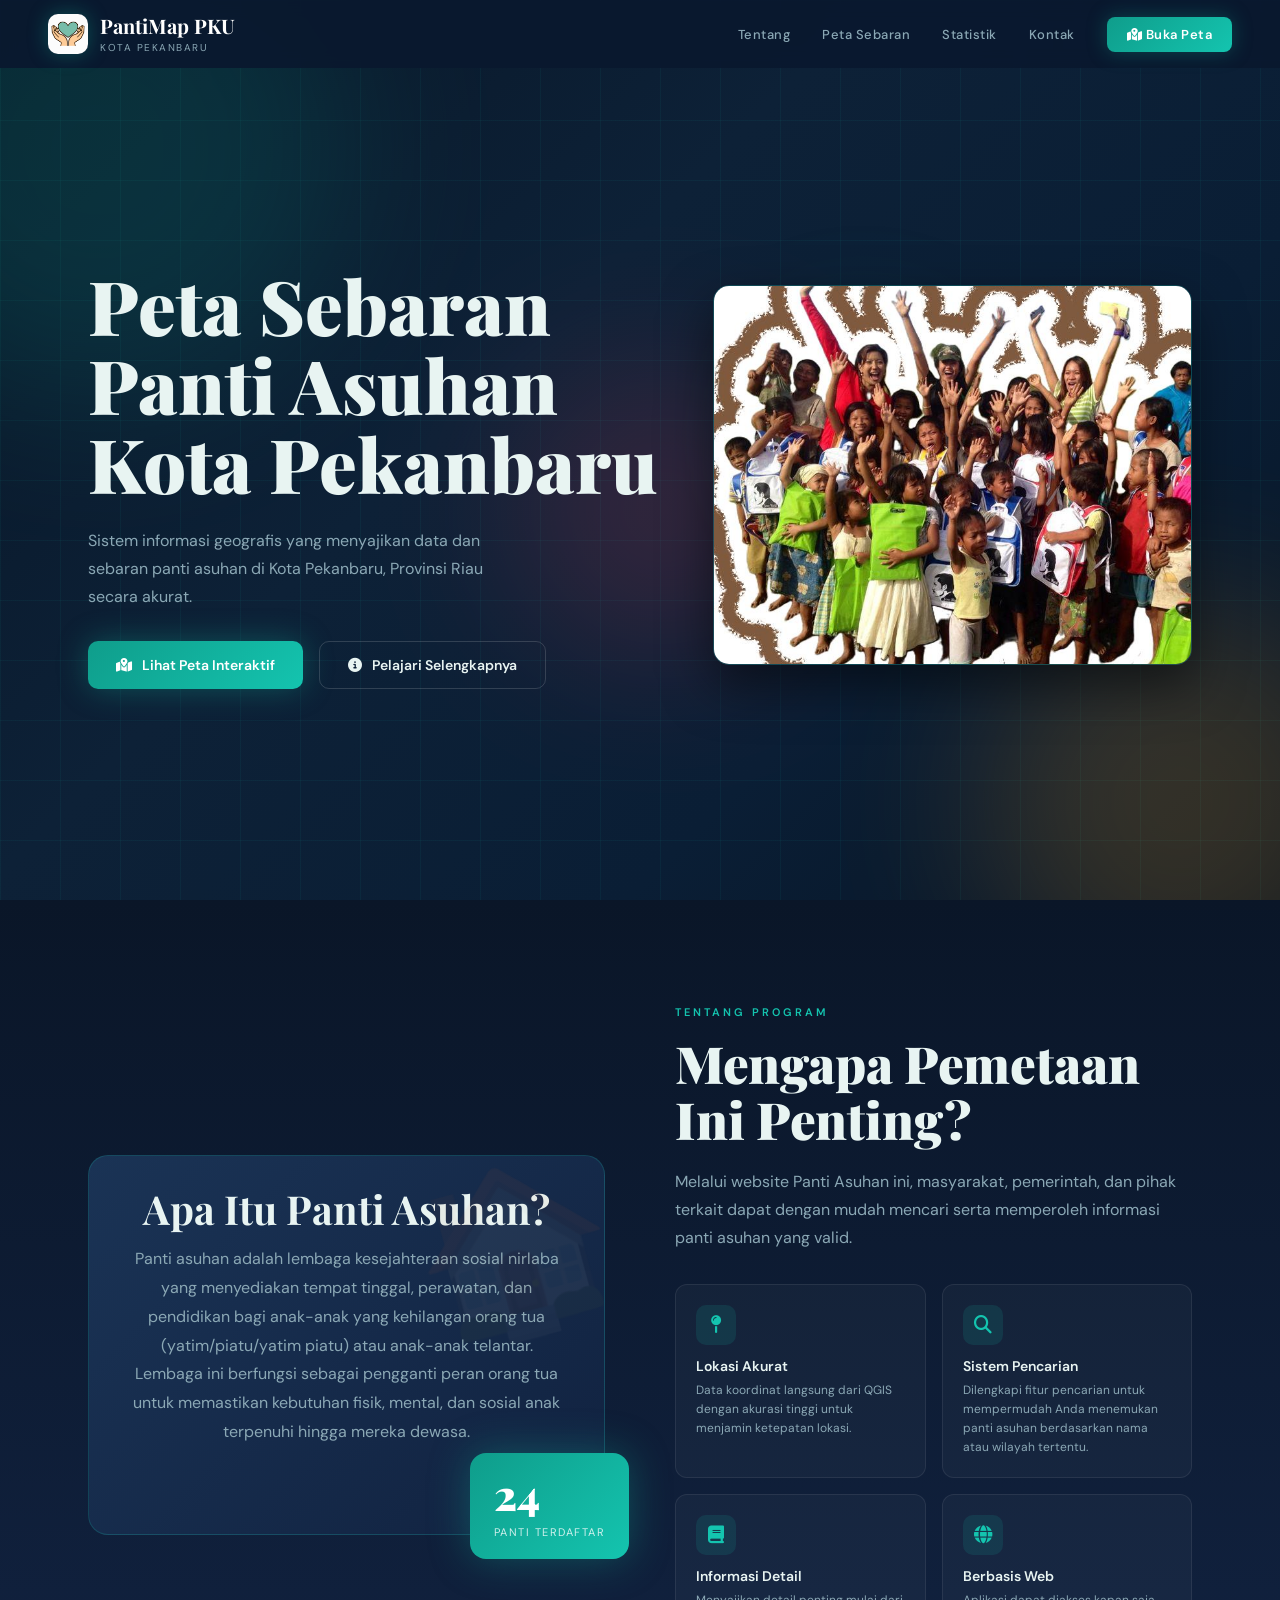
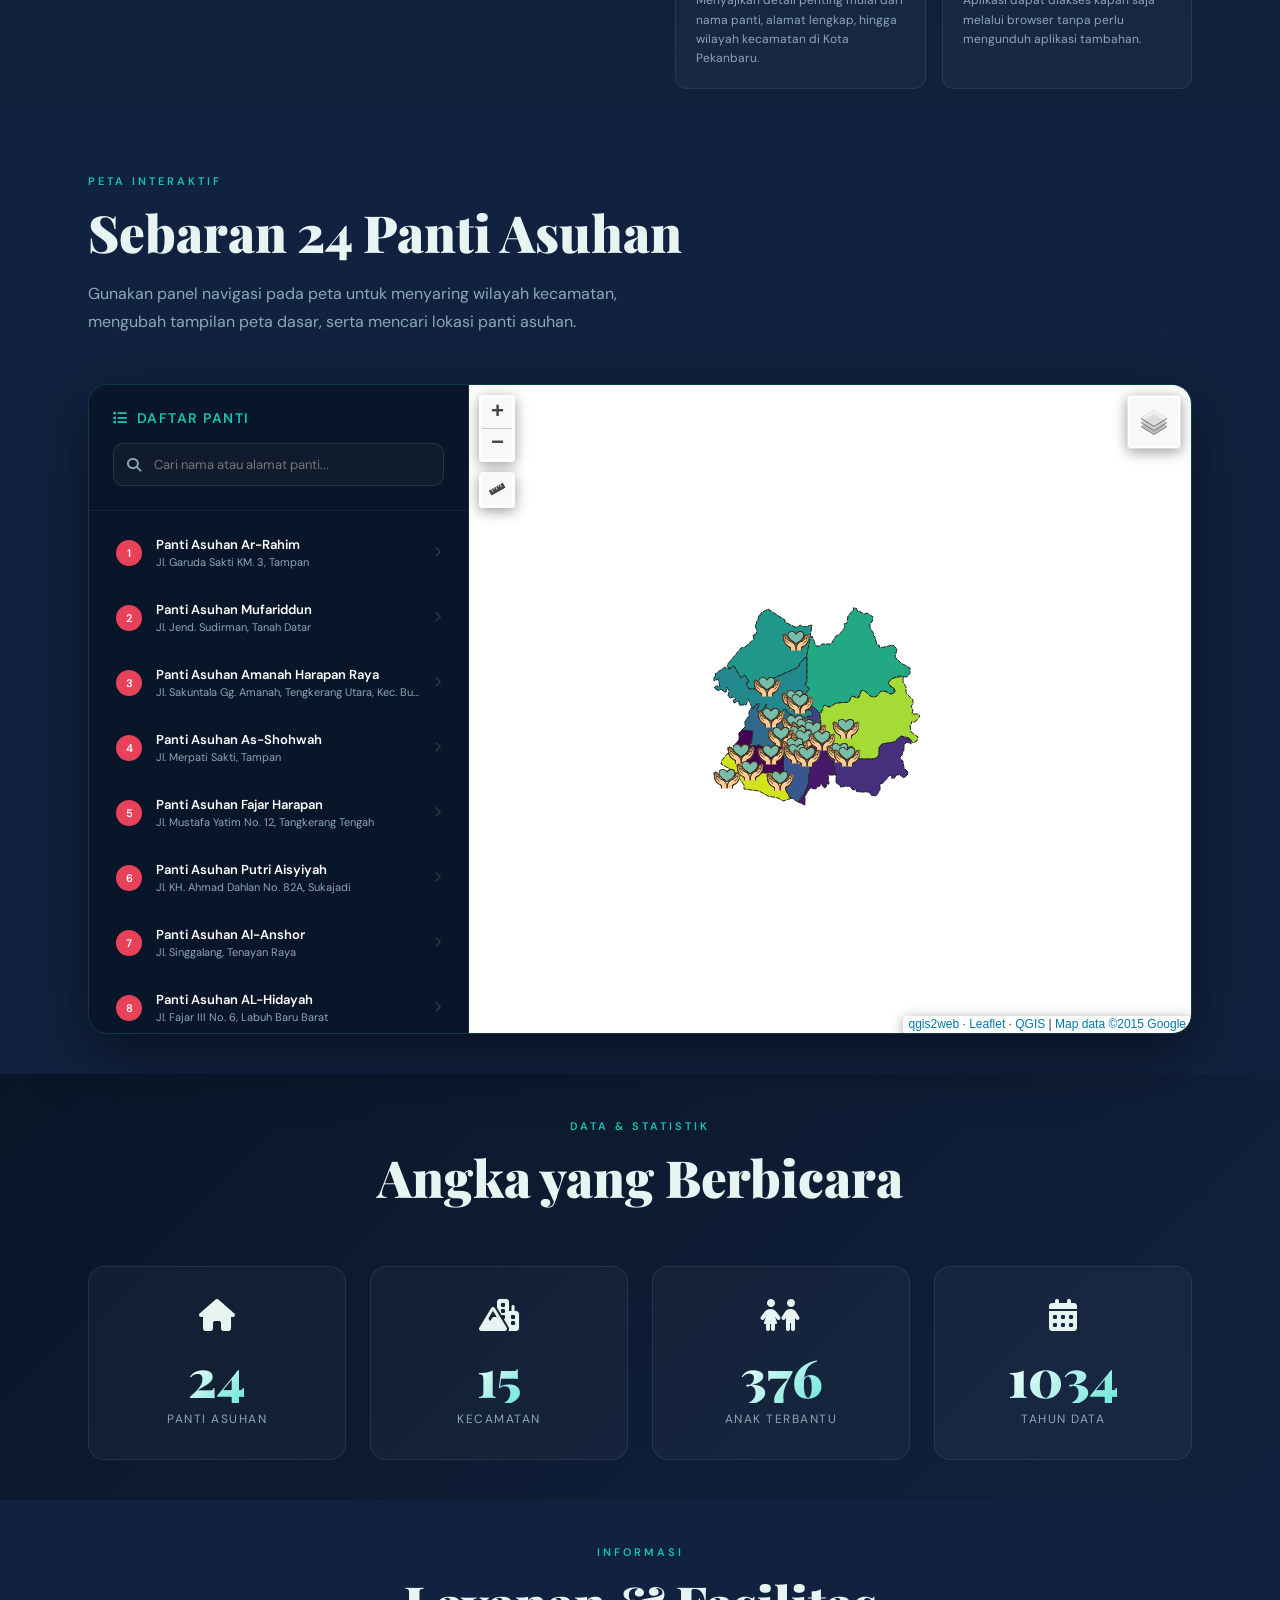
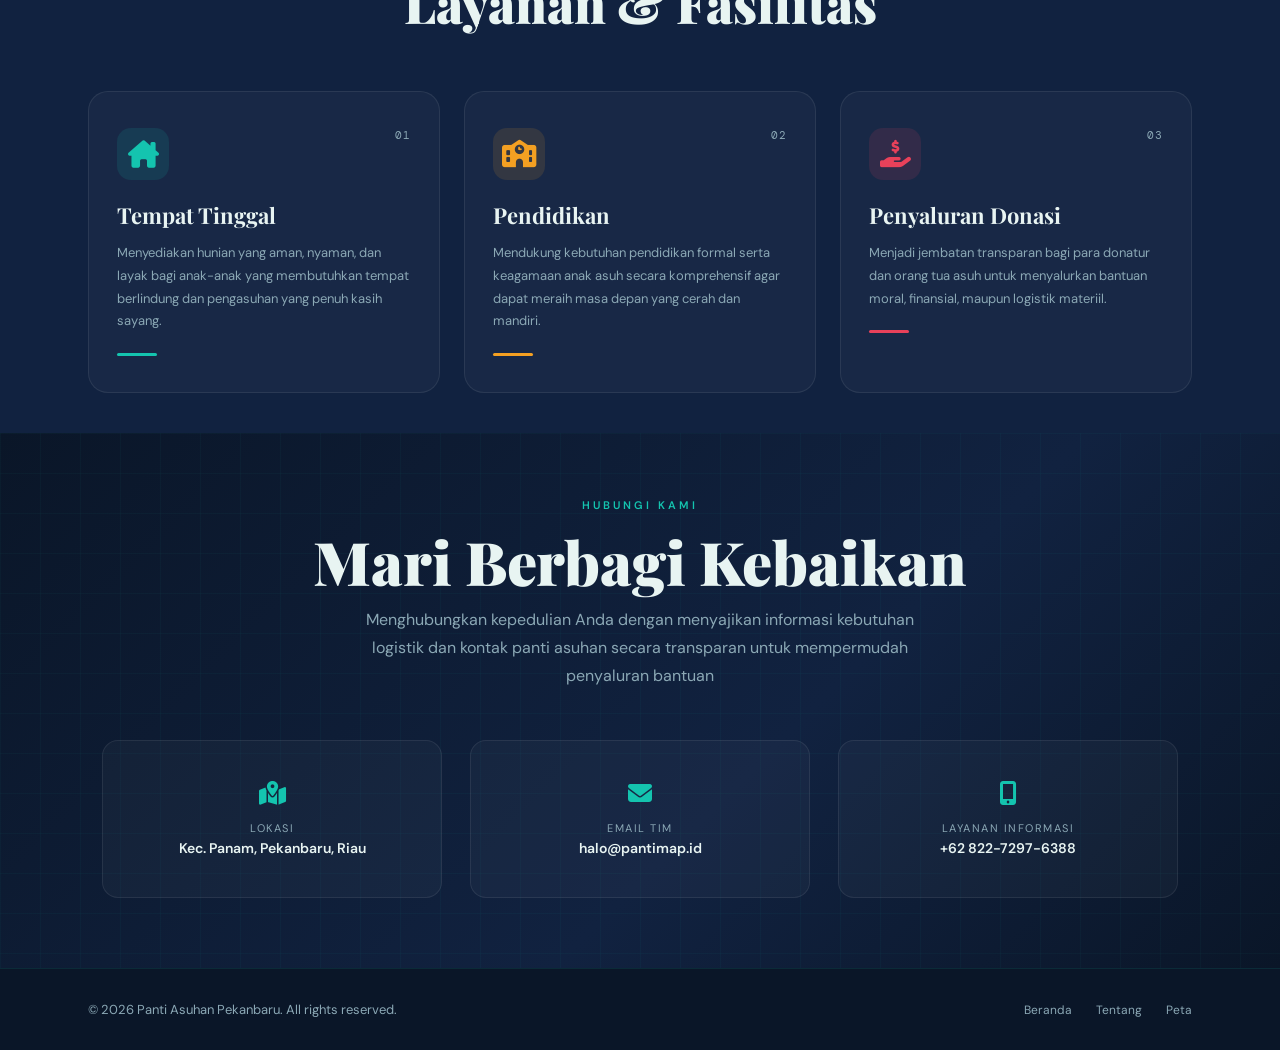
<file: index.html>
<!DOCTYPE html>
<html lang="id">
<head>
    <meta charset="UTF-8"/>
    <meta name="viewport" content="width=device-width, initial-scale=1.0"/>
    <title>Peta Panti Asuhan Kota Pekanbaru</title>
    <link href="https://fonts.googleapis.com/css2?family=Playfair+Display:ital,wght@0,700;0,900;1,700&family=DM+Sans:wght@300;400;500;600&family=DM+Mono:wght@400;500&display=swap" rel="stylesheet"/>
    <link rel="stylesheet" href="https://cdnjs.cloudflare.com/ajax/libs/font-awesome/6.5.0/css/all.min.css"/>
    <link rel="stylesheet" href="style.css"/>
</head>
<body>

<div id="progress"></div>
<div id="btt" onclick="window.scrollTo({top:0,behavior:'smooth'})">
    <i class="fas fa-arrow-up" style="color:#fff;font-size:14px;"></i>
</div>
<nav id="navbar">
    <a href="#hero" class="nav-brand">
        <img src="img/logo.png" alt="Logo PantiMap" class="nav-logo">
        <div class="nav-name">PantiMap PKU<small>Kota Pekanbaru</small></div>
    </a>
    <div class="nav-links">
        <a href="#tentang">Tentang</a>
        <a href="#peta">Peta Sebaran</a>
        <a href="#statistik">Statistik</a>
        <a href="#kontak">Kontak</a>
        <a href="#peta" class="nav-cta"><i class="fas fa-map-marked-alt"></i> Buka Peta</a>
    </div>
</nav>
<section id="hero">
    <div class="hero-bg"></div>
    <div class="hero-grid"></div>
    <div class="orb orb1"></div>
    <div class="orb orb2"></div>
    <div class="orb orb3"></div>
    <div class="hero-inner">
        <div class="hero-left">
            <h1 class="hero-h1">Peta Sebaran Panti Asuhan<br/>Kota Pekanbaru</h1>
            <p class="hero-desc">Sistem informasi geografis yang menyajikan data dan sebaran panti asuhan di Kota Pekanbaru, Provinsi Riau secara akurat.</p>
            <div class="hero-btns">
                <a href="#peta" class="btn-primary"><i class="fas fa-map-marked-alt"></i> Lihat Peta Interaktif</a>
                <a href="#tentang" class="btn-secondary"><i class="fas fa-info-circle"></i>Pelajari Selengkapnya</a>
            </div>
        </div>
        <div class="hero-visual reveal">
            <img src="img/poto3.JPG" alt="Peta Sebaran Pekanbaru" class="hero-clean-img">
        </div>
    </div>
</section>
<section id="tentang">
    <div class="container">
        <div class="about-grid">
            <div class="about-visual reveal">
                <div class="about-card-big">
                    <h3>Apa Itu Panti Asuhan?</h3>
                    <p>Panti asuhan adalah lembaga kesejahteraan sosial nirlaba yang menyediakan tempat tinggal, perawatan, dan pendidikan bagi anak-anak yang kehilangan orang tua (yatim/piatu/yatim piatu) atau anak-anak telantar. 
                        Lembaga ini berfungsi sebagai pengganti peran orang tua untuk memastikan kebutuhan fisik, mental, dan sosial anak terpenuhi hingga mereka dewasa.</p>
                </div>
                <div class="about-card-sm">
                    <div class="big-num">24</div>
                    <div class="sm-lbl">Panti Terdaftar</div>
                </div>
            </div>
            <div class="about-content reveal">
                <div class="section-label">Tentang Program</div>
                <h2 class="section-title">Mengapa Pemetaan<br/>Ini Penting?</h2>
                <p class="section-desc">Melalui website Panti Asuhan ini, masyarakat, pemerintah, dan pihak terkait dapat dengan mudah mencari serta memperoleh informasi panti asuhan yang valid.</p>
                <div class="about-features">
                    <!-- FITUR 1: LOKASI AKURAT -->
                    <div class="feat-card">
                        <div class="feat-icon">
                            <i class="fa-solid fa-map-pin" style="color: var(--teal2);"></i>
                        </div>
                        <h4>Lokasi Akurat</h4>
                        <p>Data koordinat langsung dari QGIS dengan akurasi tinggi untuk menjamin ketepatan lokasi.</p>
                    </div>
                    
                    <!-- FITUR 2: SISTEM PENCARIAN -->
                    <div class="feat-card">
                        <div class="feat-icon">
                            <i class="fa-solid fa-magnifying-glass" style="color: var(--teal2);"></i>
                        </div>
                        <h4>Sistem Pencarian</h4>
                        <p>Dilengkapi fitur pencarian untuk mempermudah Anda menemukan panti asuhan berdasarkan nama atau wilayah tertentu.</p>
                    </div>
                    
                    <!-- FITUR 3: INFORMASI DETAIL -->
                    <div class="feat-card">
                        <div class="feat-icon">
                            <i class="fa-solid fa-book" style="color: var(--teal2);"></i>
                        </div>
                        <h4>Informasi Detail</h4>
                        <p>Menyajikan detail penting mulai dari nama panti, alamat lengkap, hingga wilayah kecamatan di Kota Pekanbaru.</p>
                    </div>
                    
                    <!-- FITUR 4: BERBASIS WEB -->
                    <div class="feat-card">
                        <div class="feat-icon">
                            <i class="fa-solid fa-globe" style="color: var(--teal2);"></i>
                        </div>
                        <h4>Berbasis Web</h4>
                        <p>Aplikasi dapat diakses kapan saja melalui browser tanpa perlu mengunduh aplikasi tambahan.</p>
                    </div>
                </div>
            </div>
        </div>
    </div>
</section>

<section id="peta">
    <div class="container">
        <div class="reveal">
            <div class="section-label">Peta Interaktif</div>
            <h2 class="section-title">Sebaran 24 Panti Asuhan</h2>
            <p class="section-desc">Gunakan panel navigasi pada peta untuk menyaring wilayah kecamatan, mengubah tampilan peta dasar, serta mencari lokasi panti asuhan.</p>
        </div>
        
        <div class="map-wrapper reveal">
            <div class="map-sidebar">
                <div class="sidebar-header">
                    <h3><i class="fas fa-list"></i> DAFTAR PANTI</h3>
                    <div class="search-box">
                        <i class="fas fa-search"></i>
                        <input type="text" id="pantiSearch" placeholder="Cari nama atau alamat panti...">
                    </div>
                </div>
                
                <div class="sidebar-list" id="pantiList">
                    <!-- 1. Ar-Rahim -->
                    <div class="panti-item" data-nama="Panti Asuhan Ar-Rahim" data-alamat="Jl. Garuda Sakti KM. 3, Tampan">
                        <div class="panti-badge">1</div>
                        <div class="panti-info">
                            <h4>Panti Asuhan Ar-Rahim</h4>
                            <p>Jl. Garuda Sakti KM. 3, Tampan</p>
                        </div>
                        <i class="fas fa-chevron-right arrow-icon"></i>
                    </div>

                    <!-- 2. Mufariddun -->
                    <div class="panti-item" data-nama="Panti Asuhan Mufariddun" data-alamat="Jl. Jend. Sudirman, Tanah Datar">
                        <div class="panti-badge">2</div>
                        <div class="panti-info">
                            <h4>Panti Asuhan Mufariddun</h4>
                            <p>Jl. Jend. Sudirman, Tanah Datar</p>
                        </div>
                        <i class="fas fa-chevron-right arrow-icon"></i>
                    </div>

                    <!-- 3. Amanah Harapan Raya -->
                    <div class="panti-item" data-nama="Panti Asuhan Amanah Harapan Raya" data-alamat="Jl. Sakuntala Gg. Amanah, Tengkerang Utara, Kec. Bukit Raya">
                        <div class="panti-badge">3</div>
                        <div class="panti-info">
                            <h4>Panti Asuhan Amanah Harapan Raya</h4>
                            <p>Jl. Sakuntala Gg. Amanah, Tengkerang Utara, Kec. Bukit Raya</p>
                        </div>
                        <i class="fas fa-chevron-right arrow-icon"></i>
                    </div>

                    <!-- 4. As-Shohwah -->
                    <div class="panti-item" data-nama="Panti Asuhan As-Shohwah" data-alamat="Jl. Merpati Sakti, Tampan">
                        <div class="panti-badge">4</div>
                        <div class="panti-info">
                            <h4>Panti Asuhan As-Shohwah</h4>
                            <p>Jl. Merpati Sakti, Tampan</p>
                        </div>
                        <i class="fas fa-chevron-right arrow-icon"></i>
                    </div>

                    <!-- 5. Fajar Harapan -->
                    <div class="panti-item" data-nama="Panti Asuhan Fajar Harapan" data-alamat="Jl. Mustafa Yatim No. 12, Tangkerang Tengah">
                        <div class="panti-badge">5</div>
                        <div class="panti-info">
                            <h4>Panti Asuhan Fajar Harapan</h4>
                            <p>Jl. Mustafa Yatim No. 12, Tangkerang Tengah</p>
                        </div>
                        <i class="fas fa-chevron-right arrow-icon"></i>
                    </div>

                    <!-- 6. Putri Aisyiyah -->
                    <div class="panti-item" data-nama="Panti Asuhan Putri Aisyiyah" data-alamat="Jl. KH. Ahmad Dahlan No. 82A, Sukajadi">
                        <div class="panti-badge">6</div>
                        <div class="panti-info">
                            <h4>Panti Asuhan Putri Aisyiyah</h4>
                            <p>Jl. KH. Ahmad Dahlan No. 82A, Sukajadi</p>
                        </div>
                        <i class="fas fa-chevron-right arrow-icon"></i>
                    </div>

                    <!-- 7. Al-Anshor -->
                    <div class="panti-item" data-nama="Panti Asuhan Al-Anshor" data-alamat="Jl. Singgalang, Tenayan Raya">
                        <div class="panti-badge">7</div>
                        <div class="panti-info">
                            <h4>Panti Asuhan Al-Anshor</h4>
                            <p>Jl. Singgalang, Tenayan Raya</p>
                        </div>
                        <i class="fas fa-chevron-right arrow-icon"></i>
                    </div>

                    <!-- 8. AL-Hidayah -->
                    <div class="panti-item" data-nama="Panti Asuhan AL-Ikhlas" data-alamat="Jl. Kapau Sari IX, Pematang Kapau, Tenayan Raya">
                        <div class="panti-badge">8</div>
                        <div class="panti-info">
                            <h4>Panti Asuhan AL-Hidayah</h4>
                            <p>Jl. Fajar III No. 6, Labuh Baru Barat</p>
                        </div>
                        <i class="fas fa-chevron-right arrow-icon"></i>
                    </div>

                    <!-- 9. Hikmah -->
                    <div class="panti-item" data-nama="Panti Asuhan Hikmah" data-alamat="Jl. Puskesmas No.ujung, Rumbai Pesisir">
                        <div class="panti-badge">9</div>
                        <div class="panti-info">
                            <h4>Panti Asuhan Hikmah</h4>
                            <p>Jl. Puskesmas No.ujung, Rumbai Pesisir</p>
                        </div>
                        <i class="fas fa-chevron-right arrow-icon"></i>
                    </div>

                    <!-- 10. Takdir Illahi -->
                    <div class="panti-item" data-nama="Panti Asuhan Takdir Illahi" data-alamat="Jl.Yos Sudarso No.197, Kel.Rumbai">
                        <div class="panti-badge">10</div>
                        <div class="panti-info">
                            <h4>Panti Asuhan Takdir Illahi</h4>
                            <p>Jl.Yos Sudarso No.197, Kel.Rumbai</p>
                        </div>
                        <i class="fas fa-chevron-right arrow-icon"></i>
                    </div>

                    <!-- 11. Kemurahan -->
                    <div class="panti-item" data-nama="Panti Asuhan Kemurahan" data-alamat="Jl.Flamboyan, Kec. Tampan, Pekanbaru">
                        <div class="panti-badge">11</div>
                        <div class="panti-info">
                            <h4>Panti Asuhan Kemurahan</h4>
                            <p>Jl.Flamboyan, Kec. Tampan, Pekanbaru</p>
                        </div>
                        <i class="fas fa-chevron-right arrow-icon"></i>
                    </div>

                    <!-- 12. Putra Muhammadiyah -->
                    <div class="panti-item" data-nama="Panti Asuhan Putra Muhammadiyah" data-alamat="Jl. Tuanku Tambusai No. 14, Kec. Sukajadi">
                        <div class="panti-badge">12</div>
                        <div class="panti-info">
                            <h4>Panti Asuhan Putra Muhammadiyah</h4>
                            <p>Jl. Tuanku Tambusai No. 14, Kec. Sukajadi</p>
                        </div>
                        <i class="fas fa-chevron-right arrow-icon"></i>
                    </div>

                    <!-- 13. Putra An-Nisa -->
                    <div class="panti-item" data-nama="Panti Asuhan Putra An-Nisa" data-alamat="Jl. Kepiting No.10-6, Kec. Marpoyan Damai">
                        <div class="panti-badge">13</div>
                        <div class="panti-info">
                            <h4>Panti Asuhan Putra An-Nisa</h4>
                            <p>Jl. Kepiting No.10-6, Kec. Marpoyan Damai</p>
                        </div>
                        <i class="fas fa-chevron-right arrow-icon"></i>
                    </div>

                    <!-- 14. Pajar Iman Azzahra -->
                    <div class="panti-item" data-nama="Panti Asuhan Pajar Iman Azzahra" data-alamat="Jl. Garuda Sakti, Simpang Baru">
                        <div class="panti-badge">14</div>
                        <div class="panti-info">
                            <h4>Panti Asuhan Pajar Iman Azzahra</h4>
                            <p>Jl. Garuda Sakti, Simpang Baru</p>
                        </div>
                        <i class="fas fa-chevron-right arrow-icon"></i>
                    </div>

                    <!-- 15. Baiturrahmah Rimbo Panjang -->
                    <div class="panti-item" data-nama="Panti Asuhan Baiturrahmah Rimbo Panjang" data-alamat="Jl. Raya Pekanbaru - Bangkinang No.KM. 17">
                        <div class="panti-badge">15</div>
                        <div class="panti-info">
                            <h4>Panti Asuhan Baiturrahmah Rimbo Panjang</h4>
                            <p>Jl. Raya Pekanbaru - Bangkinang No.KM. 17</p>
                        </div>
                        <i class="fas fa-chevron-right arrow-icon"></i>
                    </div>

                    <!-- 16. Maranatha -->
                    <div class="panti-item" data-nama="Panti Asuhan Al-Istiqlal" data-alamat="Jl. Harapan Murni, Kec. Tenayan Raya">
                        <div class="panti-badge">16</div>
                        <div class="panti-info">
                            <h4>Panti Asuhan Maranatha</h4>
                            <p>Kec. Rumbai</p>
                        </div>
                        <i class="fas fa-chevron-right arrow-icon"></i>
                    </div>

                    <!-- 17. Anugrah -->
                    <div class="panti-item" data-nama="Panti Asuhan Kasih Ibu" data-alamat="Jl. Kereta Api No.8, Tangkerang Tengah, Kec. Marpoyan Damai">
                        <div class="panti-badge">17</div>
                        <div class="panti-info">
                            <h4>Panti Asuhan Anugrah</h4>
                            <p>Kec. Payung Sekaki</p>
                        </div>
                        <i class="fas fa-chevron-right arrow-icon"></i>
                    </div>

                    <!-- 18. Sri Mujinab -->
                    <div class="panti-item" data-nama="Panti Asuhan Al-Hasanah" data-alamat="Jl. Jend. Sudirman, kel, Tangkerang Tengah, Kec. Marpoyan Damai">
                        <div class="panti-badge">18</div>
                        <div class="panti-info">
                            <h4>Panti Asuhan Sri Mujinab</h4>
                            <p> Jl. Dr.Sutomo, Kec. Sail</p>
                        </div>
                        <i class="fas fa-chevron-right arrow-icon"></i>
                    </div>

                    <!-- 19. Al-Fajar Pekanbaru -->
                    <div class="panti-item" data-nama="Panti Asuhan Yayasan Lembaga panti Asuhan (YLPA) Riau" data-alamat="Jl. Labersa, Simpang Tiga, Kec. Bukit Raya">
                        <div class="panti-badge">19</div>
                        <div class="panti-info">
                            <h4>Panti Asuhan Al-Fajar Pekanbaru</h4>
                            <p>Jl. Ikan Raya, Muara Fajar, Kec. Rumbai</p>
                        </div>
                        <i class="fas fa-chevron-right arrow-icon"></i>
                    </div>

                    <!-- 20. Insan Permata -->
                    <div class="panti-item" data-nama="Panti Asuhan Sinar Baru" data-alamat="Jl. Singgalang V No.12, sewilayah, Kec. Tenayan Raya">
                        <div class="panti-badge">20</div>
                        <div class="panti-info">
                            <h4>Panti Asuhan Insan Permata</h4>
                            <p>Jl. Gruda outbond PKU, Kec.Tapung</p>
                        </div>
                        <i class="fas fa-chevron-right arrow-icon"></i>
                    </div>

                    <!-- 21. Al-Istiqlal -->
                    <div class="panti-item" data-nama="Panti Asuhan Bhakti Muba" data-alamat="Jl. Jend. Sudirman No.54, Sidomulyo Tim., Kec. Marpoyan Damai">
                        <div class="panti-badge">21</div>
                        <div class="panti-info">
                            <h4>Panti Asuhan Al-Istiqlal</h4>
                            <p>Tengkerang Timur, Tenayan Raya, Kota Pekanbaru</p>
                        </div>
                        <i class="fas fa-chevron-right arrow-icon"></i>
                    </div>

                    <!-- 22. Al-Fath -->
                    <div class="panti-item" data-nama="Panti Asuhan Sri Mujinab" data-alamat="Jl. Dr. Sutomo No.40, Suka Mulia, Kec. Sail">
                        <div class="panti-badge">22</div>
                        <div class="panti-info">
                            <h4>Panti Asuhan Al-Fath</h4>
                            <p>Kec. Tenayan Raya</p>
                        </div>
                        <i class="fas fa-chevron-right arrow-icon"></i>
                    </div>

                    <!-- 23. Ladang Amal -->
                    <div class="panti-item" data-nama="Panti Asuhan Nur Ilahi" data-alamat="Jl. Marpoyan Damai, Maharatu, Kec. Marpoyan Damai">
                        <div class="panti-badge">23</div>
                        <div class="panti-info">
                            <h4>Panti Asuhan Ladang Amal</h4>
                            <p>Jl. Marpoyan Damai, Maharatu, Kec. Marpoyan Damai</p>
                        </div>
                        <i class="fas fa-chevron-right arrow-icon"></i>
                    </div>

                    <!-- 24. Al Muzakki -->
                    <div class="panti-item" data-nama="Panti Asuhan Ar-Rizqu" data-alamat="Lrg. Singgalang, Tengkerang Timur, Kec. Tenayan Raya">
                        <div class="panti-badge">24</div>
                        <div class="panti-info">
                            <h4>Panti Asuhan Al Muzakki</h4>
                            <p>Jl.Melur Ujung Gg. Buntu II, RT.04/RW.O4, Kec. Tampan</p>
                        </div>
                        <i class="fas fa-chevron-right arrow-icon"></i>
                    </div>
                </div>
            </div>
            <div class="map-area">
                <iframe src="PETA PANTI ASUHAN FINAL/index.html"></iframe>
            </div>
        </div>
    </div>
</section>
<section id="statistik">
    <div class="container">
        <div class="reveal" style="text-align:center;">
            <div class="section-label">Data & Statistik</div>
            <h2 class="section-title">Angka yang Berbicara</h2>
        </div>
        
        <div class="stats-grid">           
            <!-- KARTU 1: PANTI ASUHAN -->
            <div class="stat-card reveal">
                <span class="fa-solid fa-house fa-2xl" style="margin-bottom: 20px; display: block; line-height: 1;"></span>
                <div class="stat-num" data-target="24">0</div>
                <div class="stat-lbl">Panti Asuhan</div>
            </div>
            <div class="stat-card reveal">
                <span class="fa-solid fa-mountain-city fa-2xl" style="margin-bottom: 20px; display: block; line-height: 1;"></span>
                <div class="stat-num" data-target="15">0</div>
                <div class="stat-lbl">Kecamatan</div>
            </div>  
            <div class="stat-card reveal">
                <span class="fa-sharp fa-solid fa-children fa-2xl" style="margin-bottom: 20px; display: block; line-height: 1;"></span>
                <div class="stat-num" data-target="720">0</div>
                <div class="stat-lbl">Anak Terbantu</div>
            </div>           
            <div class="stat-card reveal">
                <span class="fa-solid fa-calendar-days fa-2xl" style="margin-bottom: 20px; display: block; line-height: 1;"></span>
                <div class="stat-num" data-target="2026">0</div>
                <div class="stat-lbl">Tahun Data</div>
            </div>
        </div>
    </div>
</div>
</section>

<section id="info">
    <div class="container">
        <div class="reveal" style="text-align:center;">
            <div class="section-label">Informasi</div>
            <h2 class="section-title">Layanan & Fasilitas</h2>
        </div>
        <div class="info-grid">
            <div class="info-card reveal">
                <div class="ic-top">
                    <div class="ic-icon" style="background: rgba(20,196,175,0.12); color: var(--teal2);">
                        <i class="fa-sharp-duotone fa-solid fa-house-chimney fa-lg"></i>
                    </div>
                    <span class="ic-num">01</span>
                </div>
                <h3>Tempat Tinggal</h3>
                <p>Menyediakan hunian yang aman, nyaman, dan layak bagi anak-anak yang membutuhkan tempat berlindung dan pengasuhan yang penuh kasih sayang.</p>
                <div class="ic-accent" style="background: var(--teal2);"></div>
            </div>   
            <div class="info-card reveal">
                <div class="ic-top">
                    <div class="ic-icon" style="background: rgba(244,160,34,0.12); color: var(--amber);">
                        <i class="fa-solid fa-school fa-lg"></i>
                    </div>
                    <span class="ic-num">02</span>
                </div>
                <h3>Pendidikan</h3>
                <p>Mendukung kebutuhan pendidikan formal serta keagamaan anak asuh secara komprehensif agar dapat meraih masa depan yang cerah dan mandiri.</p>
                <div class="ic-accent" style="background: var(--amber);"></div>
            </div>   
            <div class="info-card reveal">
                <div class="ic-top">
                    <div class="ic-icon" style="background: rgba(232,65,90,0.12); color: var(--rose);">
                        <i class="fa-solid fa-hand-holding-dollar fa-lg"></i>
                    </div>
                    <span class="ic-num">03</span>
                </div>
                <h3>Penyaluran Donasi</h3>
                <p>Menjadi jembatan transparan bagi para donatur dan orang tua asuh untuk menyalurkan bantuan moral, finansial, maupun logistik materiil.</p>
                <div class="ic-accent" style="background: var(--rose);"></div>
            </div>
        </div>
    </div>
</section>

<section id="kontak">
    <div class="contact-inner reveal">
        <div class="section-label">Hubungi Kami</div>
        <h2 class="section-title">Mari Berbagi Kebaikan</h2>
        <p class="section-desc">Menghubungkan kepedulian Anda dengan menyajikan informasi kebutuhan logistik dan kontak panti asuhan secara transparan untuk mempermudah penyaluran bantuan</p>
        <div class="contact-cards">
            <div class="contact-card">
                <div class="cc-icon" style="color: var(--teal2); display: flex; align-items: center; justify-content: center; font-size: 1.5rem;">
                    <i class="fa-solid fa-map-location-dot"></i>
                </div>
                <div class="cc-label">Lokasi</div>
                <div class="cc-val">Kec. Panam, Pekanbaru, Riau
                </div>
            </div>
            
            <div class="contact-card">
                <div class="cc-icon" style="color: var(--teal2); display: flex; align-items: center; justify-content: center; font-size: 1.5rem;">
                    <i class="fa-solid fa-envelope"></i>
                </div>
                <div class="cc-label">Email Tim</div>
                <div class="cc-val">halo@pantimap.id</div>
            </div>

            <div class="contact-card">
                <div class="cc-icon" style="color: var(--teal2); display: flex; align-items: center; justify-content: center; font-size: 1.5rem;">
                    <i class="fa-solid fa-mobile-screen-button"></i>
                </div>
                <div class="cc-label">Layanan Informasi</div>
                <div class="cc-val">+62 822-7297-6388</div>
            </div>
        </div>
    </div>
</section>

<footer>
    <div class="footer-container">
        <div class="footer-copy">&copy; 2026 Panti Asuhan Pekanbaru. All rights reserved.</div>
        <div class="footer-links">
        <a href="#hero">Beranda</a>
        <a href="#tentang">Tentang</a>
        <a href="#peta">Peta</a>
        </div>
    </div>
</footer>

<script>
const navbar = document.getElementById('navbar');
const btt = document.getElementById('btt');
const prog = document.getElementById('progress');
const reveals = document.querySelectorAll('.reveal');
const statNums = document.querySelectorAll('.stat-num[data-target]');
const statsTriggered = new Set();
const pantiSearch = document.getElementById('pantiSearch');
if (pantiSearch) {
    pantiSearch.addEventListener('input', function() {
        const keyword = this.value.toLowerCase();
        const pantiItems = document.querySelectorAll('.panti-item');
        
        pantiItems.forEach(item => {
            const nama = item.getAttribute('data-nama').toLowerCase();
            const alamat = item.getAttribute('data-alamat').toLowerCase();
            
            if (nama.includes(keyword) || alamat.includes(keyword)) {
                item.style.display = 'flex';
            } else {
                item.style.display = 'none';
            }
        });
    });
}
function countUp(el, target, duration) {
    let start = 0;
    const step = Math.ceil(target / (duration / 16));
    const timer = setInterval(() => {
        start += step;
        if (start >= target) {
            el.innerText = target;
            clearInterval(timer);
        } else {
            el.innerText = start;
        }
    }, 16);
}
function onScroll(){
    const y = window.scrollY;
    const h = document.documentElement.scrollHeight - window.innerHeight;
    prog.style.width = (y / h * 100) + '%';
    y > 80 ? navbar.classList.add('scrolled') : navbar.classList.remove('scrolled');
    y > 400 ? btt.classList.add('show') : btt.classList.remove('show');

    reveals.forEach(el => {
        if(el.getBoundingClientRect().top < window.innerHeight - 60) el.classList.add('visible');
    });

    statNums.forEach(el => {
        if(!statsTriggered.has(el) && el.getBoundingClientRect().top < window.innerHeight - 40){
            statsTriggered.add(el);
            countUp(el, +el.dataset.target, 1500);
        }
    });
}
window.addEventListener('scroll', onScroll, {passive:true});
onScroll();
document.querySelectorAll('a[href^="#"]').forEach(a => {
    a.addEventListener('click', e => {
        const t = document.querySelector(a.getAttribute('href'));
        if(t){e.preventDefault(); t.scrollIntoView({behavior:'smooth'});}
    });
});
</script>
</body>
</html>
</file>
<file: style.css>
:root {
            --ink: #0a1628;
            --ink2: #112240;
            --ink3: #1a3355;
            --teal: #0f9d8b;
            --teal2: #14c4af;
            --teal3: #6ee7da;
            --amber: #f4a022;
            --amber2: #fbbf24;
            --rose: #e8415a;
            --cream: #f5f0e8;
            --cream2: #ede8dc;
            --text: #e8f4f2;
            --muted: #8ba8b5;
            --card: rgba(10, 22, 40, 0.88);
            --r: 12px;
            --shadow: 0 20px 60px rgba(0, 0, 0, 0.5);
        }
        * {
            margin: 0;
            padding: 0;
            box-sizing: border-box;
        }
        html {
            scroll-behavior: smooth;
        }
        body {
            font-family: 'DM Sans', sans-serif;
            background: var(--ink);
            color: var(--text);
            overflow-x: hidden;
        }
        /* ── NAVBAR ── */
        nav {
            position: fixed;
            top: 0;
            left: 0;
            right: 0;
            z-index: 9000;
            padding: 0 48px;
            height: 68px;
            display: flex;
            align-items: center;
            justify-content: space-between;
            transition: all .4s;
            background: rgba(10, 25, 47, 0.95) !important; 
            backdrop-filter: blur(8px);
        }
        nav.scrolled {
            background: rgba(10, 22, 40, 0.96);
            backdrop-filter: blur(20px);
            border-bottom: 1px solid rgba(20, 196, 175, 0.15);
            box-shadow: 0 4px 30px rgba(0, 0, 0, 0.4);
        }
        .nav-brand {
            display: flex;
            align-items: center;
            gap: 12px;
            text-decoration: none;
            cursor: pointer;
        }
        .nav-logo {
            width: 40px;
            height: 40px;
            background: linear-gradient(135deg, var(--teal), var(--amber));
            border-radius: 10px;
            display: flex;
            align-items: center;
            justify-content: center;
            font-size: 18px;
            box-shadow: 0 0 20px rgba(15, 157, 139, 0.4);
        }
        .nav-name {
            font-family: 'Playfair Display', serif;
            font-size: 20px;
            font-weight: 700;
            color: #fff;
            line-height: 1.2;
        }
        .nav-name small {
            display: block;
            font-family: 'DM Sans', sans-serif;
            font-size: 10px;
            font-weight: 400;
            color: var(--muted);
            letter-spacing: 1.5px;
            text-transform: uppercase;
            margin-top: 4px;
        }
        .nav-links {
            display: flex;
            align-items: center;
            gap: 32px;
        }
        .nav-links a {
            color: var(--muted);
            text-decoration: none;
            font-size: 13px;
            font-weight: 500;
            letter-spacing: .5px;
            transition: color .2s;
            position: relative;
        }
        .nav-links a::after {
            content: '';
            position: absolute;
            bottom: -4px;
            left: 0;
            width: 0;
            height: 1px;
            background: var(--teal2);
            transition: width .3s;
        }
        .nav-links a:hover {
            color: var(--teal2);
        }
        .nav-links a:hover::after {
            width: 100%;
        }
        .nav-cta {
            background: linear-gradient(135deg, var(--teal), var(--teal2));
            color: #fff !important;
            padding: 9px 20px;
            border-radius: 8px;
            font-weight: 600 !important;
            box-shadow: 0 0 20px rgba(15, 157, 139, 0.35);
            transition: box-shadow .2s, transform .2s !important;
        }
        .nav-cta:hover {
            box-shadow: 0 0 30px rgba(15, 157, 139, 0.55) !important;
            transform: translateY(-1px) !important;
        }
        .nav-cta::after {
            display: none !important;
        }

        /* ── HERO ── */
        #hero {
            position: relative;
            min-height: 100vh;
            display: flex;
            align-items: center;
            overflow: hidden;
            padding: 75px 0 20px
        }
        .hero-bg {
            position: absolute;
            inset: 0;
            background: linear-gradient(135deg, #071525 0%, #0d2137 40%, #0a1e35 70%, #071525 100%);
        }
        .hero-grid {
            position: absolute;
            inset: 0;
            background-image: linear-gradient(rgba(20, 196, 175, 0.06) 1px, transparent 1px), linear-gradient(90deg, rgba(20, 196, 175, 0.06) 1px, transparent 1px);
            background-size: 60px 60px;
            animation: gridMove 20s linear infinite;
        }
        @keyframes gridMove {
            from { transform: translateY(0); }
            to { transform: translateY(60px); }
        }
        .orb {
            position: absolute;
            border-radius: 50%;
            filter: blur(80px);
            opacity: 0.18;
            animation: orbFloat 8s ease-in-out infinite;
        }
        .orb1 {
            width: 500px;
            height: 500px;
            background: var(--teal);
            top: -100px;
            left: -150px;
            animation-delay: 0s;
        }
        .orb2 {
            width: 400px;
            height: 400px;
            background: var(--amber);
            bottom: -100px;
            right: -100px;
            animation-delay: -4s;
        }
        .orb3 {
            width: 300px;
            height: 300px;
            background: var(--rose);
            top: 40%;
            left: 40%;
            animation-delay: -2s;
        }
        @keyframes orbFloat {
            0%, 100% { transform: translateY(0) scale(1); }
            50% { transform: translateY(-30px) scale(1.05); }
        }
        .hero-inner {
            position: relative;
            z-index: 2;
            max-width: 1200px;
            margin: 0 auto;
            padding: 0 48px;
            display: grid;
            grid-template-columns: 1.1fr 0.9fr;
            gap: 40px;
            align-items: center;
        }
        .hero-eyebrow {
            display: inline-flex;
            align-items: center;
            gap: 8px;
            background: rgba(20, 196, 175, 0.12);
            border: 1px solid rgba(20, 196, 175, 0.3);
            border-radius: 20px;
            padding: 6px 16px;
            font-size: 11px;
            font-weight: 600;
            letter-spacing: 2px;
            text-transform: uppercase;
            color: var(--teal2);
            margin-bottom: 28px;
            animation: fadeUp .8s ease both;
        }
        @keyframes fadeUp {
            from { opacity: 0; transform: translateY(20px); }
            to { opacity: 1; transform: translateY(0); }
        }
        .hero-h1 {
            font-family: 'Playfair Display', serif;
            font-size: 75px;
            font-weight: 900;
            line-height: 1.05;
            margin-bottom: 24px;
            animation: fadeUp .8s .1s ease both;
        }
        .hero-h1 em {
            font-style: italic;
            color: var(--teal2);
        }
        .hero-h1 .gold {
            color: var(--amber2);
        }
        .hero-desc {
            font-size: 16px;
            line-height: 1.75;
            color: var(--muted);
            max-width: 440px;
            margin-bottom: 30px;
            animation: fadeUp .8s .2s ease both;
        }
        .hero-btns {
            display: flex;
            gap: 16px;
            flex-wrap: wrap;
            animation: fadeUp .8s .3s ease both;
        }
        .hero-visual::before {
            content: '';
            position: absolute;
            width: 300px;
            height: 300px;
            background: radial-gradient(circle, rgba(20, 196, 175, 0.2) 0%, transparent 70%);
            filter: blur(50px);
            z-index: 1;
            pointer-events: none;
        }
        .hero-clean-img {
            position: relative;
            z-index: 2;
            width: 100%;
            max-width: 520px; 
            height: 380px;
            object-fit: cover;
            border-radius: 16px; 
            object-position: center;
            border: 1px solid rgba(20, 196, 175, 0.25); 
            box-shadow: 0 20px 50px rgba(0, 0, 0, 0.5); 
            animation: floatImg 4s ease-in-out infinite; 
            transition: transform 0.4s ease, border-color 0.4s ease;
        }
        .hero-clean-img:hover {
            transform: scale(1.03) translateY(-5px);
            border-color: rgba(20, 196, 175, 0.6);
        }
        @keyframes floatImg {
            0% { transform: translateY(0px); }
            50% { transform: translateY(-12px); }
            100% { transform: translateY(0px); }
        }
        .btn-primary {
            display: inline-flex;
            align-items: center;
            gap: 10px;
            background: linear-gradient(135deg, var(--teal), var(--teal2));
            color: #fff;
            padding: 14px 28px;
            border-radius: 10px;
            font-weight: 600;
            font-size: 14px;
            text-decoration: none;
            box-shadow: 0 0 30px rgba(15, 157, 139, 0.4);
            transition: all .3s;
            border: none;
        }
        .btn-primary:hover {
            transform: translateY(-2px);
            box-shadow: 0 0 50px rgba(15, 157, 139, 0.6);
        }
        .btn-secondary {
            display: inline-flex;
            align-items: center;
            gap: 10px;
            background: transparent;
            color: var(--text);
            padding: 14px 28px;
            border-radius: 10px;
            font-weight: 600;
            font-size: 14px;
            text-decoration: none;
            border: 1px solid rgba(255, 255, 255, 0.15);
            transition: all .3s;
        }
        .btn-secondary:hover {
            background: rgba(255, 255, 255, 0.05);
            border-color: rgba(255, 255, 255, 0.3);
        }
        .hero-stats {
            display: flex;
            gap: 32px;
            margin-top: 48px;
            animation: fadeUp .8s .4s ease both;
        }
        .hero-stat {
            text-align: left;
        }
        .hero-stat .num {
            font-family: 'Playfair Display', serif;
            font-size: 36px;
            font-weight: 900;
            color: #fff;
            line-height: 1;
        }
        .hero-stat .lbl {
            font-size: 11px;
            color: var(--muted);
            text-transform: uppercase;
            letter-spacing: 1.5px;
            margin-top: 4px;
        }
        .hero-divider {
            width: 1px;
            background: rgba(255, 255, 255, 0.1);
            align-self: stretch;
        }
        .hero-right {
            animation: fadeUp .8s .2s ease both;
        }
        .map-preview-card {
            background: rgba(255, 255, 255, 0.04);
            border: 1px solid rgba(20, 196, 175, 0.2);
            border-radius: 20px;
            overflow: hidden;
            box-shadow: var(--shadow), 0 0 80px rgba(15, 157, 139, 0.1);
            position: relative;
        }
        #minimap-frame {
            height: 360px;
            width: 100%;
            border: none;
            display: block;
        }
        .map-card-footer {
            padding: 16px 20px;
            display: flex;
            align-items: center;
            justify-content: space-between;
            border-top: 1px solid rgba(20, 196, 175, 0.15);
            background: var(--ink2);
        }
        .map-card-footer span {
            font-size: 12px;
            color: var(--muted);
        }
        .map-card-footer strong {
            color: var(--teal2);
        }
        .pulse-dot {
            width: 8px;
            height: 8px;
            background: var(--rose);
            border-radius: 50%;
            display: inline-block;
            animation: pulse 1.5s ease infinite;
            box-shadow: 0 0 8px var(--rose);
        }
        @keyframes pulse {
            0%, 100% { transform: scale(1); opacity: 1; }
            50% { transform: scale(1.4); opacity: 0.7; }
        }

        /* ── SECTION GENERIC ── */
        section {
            padding: 40px 0;
        }
        .container {
            max-width: 1200px;
            margin: 0 auto;
            padding: 0 48px;
        }
        .section-label {
            display: inline-block;
            font-size: 11px;
            font-weight: 600;
            letter-spacing: 3px;
            text-transform: uppercase;
            color: var(--teal2);
            margin-bottom: 16px;
        }
        .section-title {
            font-family: 'Playfair Display', serif;
            font-size: clamp(32px, 4vw, 52px);
            font-weight: 900;
            line-height: 1.1;
            margin-bottom: 20px;
        }
        .section-desc {
            font-size: 16px;
            color: var(--muted);
            line-height: 1.75;
            max-width: 580px;
        }

        /* ── ABOUT SECTION ── */
        #tentang {
            background: linear-gradient(180deg, var(--ink) 0%, var(--ink2) 100%);
        }
        .about-grid {
            display: grid;
            grid-template-columns: 1fr 1fr;
            gap: 70px;
            align-items: center;
            margin-top: 60px;
        }
        .about-visual {
            position: relative;
        }
        .about-card-big {
            background: linear-gradient(135deg, var(--ink3), var(--ink2));
            border: 1px solid rgba(20, 196, 175, 0.2);
            border-radius: 20px;
            padding: 20px 40px 110px 40px;
            height: 380px;
            display: flex;
            flex-direction: column;
            justify-content: center; 
            align-items: center;     
            text-align: center;    
            position: relative;
            overflow: hidden;
            padding-bottom: 80px;
        }
        .about-card-big p {
            font-size: 20px;         
            line-height: 2;        
            max-width: 500px;        
            margin: 0 auto;
        }
        .about-card-big::before {
            content: '🏠';
            position: absolute;
            top: -10px;
            right: -10px;
            font-size: 160px;
            opacity: 0.06;
            transform: rotate(-15deg);
        }
        .about-card-big h3 {
            font-family: 'Playfair Display', serif;
            font-size: 40px;
            font-weight: 700;
            margin-bottom: 10px;
        }
        .about-card-big p {
            color: var(--muted);
            font-size: 16px;        
            line-height: 1.8;       
            max-width: 500px;      
            margin: 0 auto;         
            text-align: center;
        }
        .about-card-sm {
            position: absolute;
            bottom: -24px;
            right: -24px;
            background: linear-gradient(135deg, var(--teal), var(--teal2));
            border-radius: 16px;
            padding: 20px 24px;
            color: #fff;
            box-shadow: 0 0 40px rgba(15, 157, 139, 0.4);
        }
        .about-card-sm .big-num {
            font-family: 'Playfair Display', serif;
            font-size: 42px;
            font-weight: 900;
            line-height: 1;
            margin-bottom: 10px;
            display: block;
        }
        .about-card-sm .sm-lbl {
            font-size: 11px;
            opacity: 0.8;
            text-transform: uppercase;
            letter-spacing: 1.5px;
        }
        .about-features {
            display: grid;
            grid-template-columns: 1fr 1fr;
            gap: 16px;
            margin-top: 32px;
        }
        .feat-card {
            background: rgba(255, 255, 255, 0.03);
            border: 1px solid rgba(255, 255, 255, 0.08);
            border-radius: 12px;
            padding: 20px;
            transition: all .3s;
        }
        .feat-card:hover {
            background: rgba(20, 196, 175, 0.08);
            border-color: rgba(20, 196, 175, 0.3);
            transform: translateY(-4px);
        }
        .feat-icon {
            width: 40px;
            height: 40px;
            background: rgba(20, 196, 175, 0.12);
            border-radius: 10px;
            display: flex;
            align-items: center;
            justify-content: center;
            font-size: 18px;
            margin-bottom: 12px;
        }
        .feat-card h4 {
            font-size: 14px;
            font-weight: 600;
            margin-bottom: 6px;
        }
        .feat-card p {
            font-size: 12px;
            color: var(--muted);
            line-height: 1.6;
        }

        /* ── MAP SECTION ── */
        #peta {
            background: var(--ink2);
        }
        .map-layout-custom {
            border-radius: 20px;
            overflow: hidden;
            border: 1px solid rgba(20, 196, 175, 0.2);
            box-shadow: var(--shadow);
            margin-top: 48px;
            height: 650px;
            background: var(--ink);
        }
        .map-layout-custom iframe {
            width: 100%;
            height: 100%;
            border: none;
        }

        /* ── STATS SECTION ── */
        #statistik {
            background: linear-gradient(135deg, var(--ink) 0%, var(--ink2) 100%);
        }
        .stats-grid {
            display: grid;
            grid-template-columns: repeat(4, 1fr);
            gap: 24px;
            margin-top: 60px;
        }
        .stat-card {
            background: rgba(255, 255, 255, 0.03);
            border: 1px solid rgba(255, 255, 255, 0.08);
            border-radius: 16px;
            padding: 32px 24px;
            transition: all .4s;
            position: relative;
            overflow: hidden;
            display: flex;
            flex-direction: column;   
            align-items: center;     
            justify-content: center;  
            text-align: center;
        }
        .stat-card::before {
            content: '';
            position: absolute;
            inset: 0;
            background: linear-gradient(135deg, var(--teal), transparent);
            opacity: 0;
            transition: opacity .4s;
        }
        .stat-card:hover {
            transform: translateY(-8px);
            border-color: rgba(20, 196, 175, 0.4);
            box-shadow: 0 20px 60px rgba(15, 157, 139, 0.2);
        }
        .stat-card:hover::before {
            opacity: 0.05;
        }
        .stat-icon {
            font-size: 28px;
            margin-bottom: 16px;
            display: block;
        }
        .stat-num {
            font-family: 'Playfair Display', serif;
            font-size: 52px;
            font-weight: 900;
            line-height: 1;
            margin-bottom: 8px;
            background: linear-gradient(135deg, #fff, var(--teal3));
            -webkit-background-clip: text;
            -webkit-text-fill-color: transparent;
            background-clip: text;
        }
        .stat-lbl {
            font-size: 12px;
            color: var(--muted);
            text-transform: uppercase;
            letter-spacing: 1.5px;
        }

        /* ── INFO SECTION ── */
        #info {
            background: var(--ink2);
        }
        .info-grid {
            display: grid;
            grid-template-columns: repeat(3, 1fr);
            gap: 24px;
            margin-top: 60px;
        }
        .info-card {
            background: rgba(255, 255, 255, 0.03);
            border: 1px solid rgba(255, 255, 255, 0.08);
            border-radius: 20px;
            padding: 36px 28px;
            transition: all .4s;
            position: relative;
            overflow: hidden;
        }
        .info-card:hover {
            border-color: rgba(20, 196, 175, 0.35);
            transform: translateY(-6px);
            box-shadow: 0 24px 60px rgba(0, 0, 0, 0.3);
        }
        .ic-top {
            display: flex;
            align-items: flex-start;
            justify-content: space-between;
            margin-bottom: 20px;
        }
        .ic-icon {
            width: 52px;
            height: 52px;
            border-radius: 14px;
            display: flex;
            align-items: center;
            justify-content: center;
            font-size: 22px;
        }
        .ic-num {
            font-family: 'DM Mono', monospace;
            font-size: 11px;
            color: var(--muted);
            letter-spacing: 1px;
        }
        .info-card h3 {
            font-family: 'Playfair Display', serif;
            font-size: 22px;
            font-weight: 700;
            margin-bottom: 12px;
        }
        .info-card p {
            font-size: 13px;
            color: var(--muted);
            line-height: 1.75;
        }
        .ic-accent {
            width: 40px;
            height: 3px;
            border-radius: 2px;
            margin-top: 20px;
        }

        /* ── CONTACT SECTION ── */
        #kontak {
            background: linear-gradient(135deg, var(--ink) 0%, var(--ink2) 60%, var(--ink) 100%);
            position: relative;
            overflow: hidden;
            padding: 60px 0;
            text-align: center;
        }
        #kontak::before {
            content: '';
            position: absolute;
            inset: 0;
            background-image: linear-gradient(rgba(20, 196, 175, 0.04) 1px, transparent 1px), linear-gradient(90deg, rgba(20, 196, 175, 0.04) 1px, transparent 1px);
            background-size: 40px 40px;
            z-index: 1;
        }
        .contact-inner {
            position: relative;
            z-index: 2;
            text-align: center;
            max-width: 1200px;
            margin: 0 auto;
            padding: 0 20px;
        }
        .contact-inner .section-title {
            font-size: clamp(36px, 5vw, 60px);
            margin-bottom: 12px;
        }
        .contact-inner .section-desc {
            margin: 0 auto 40px;
            font-size: 16px;
            max-width: 600px;
        }
        .contact-cards {
            display: block !important;
            text-align: center !important;
            width: 100% !important;
            margin-top: 40px !important;
        }
        .contact-card {
            display: inline-block !important; 
            vertical-align: top !important;   
            width: 30% !important;            
            min-width: 260px;                 
            max-width: 340px;                 
            margin: 10px 12px !important;     
            background: rgba(255, 255, 255, 0.03) !important;
            border: 1px solid rgba(255, 255, 255, 0.08) !important;
            border-radius: 16px !important;
            padding: 40px 20px !important;
            box-sizing: border-box !important;
            transition: all .3s ease;
        }
        .contact-card:hover {
            background: rgba(20, 196, 175, 0.08);
            border-color: rgba(20, 196, 175, 0.35);
            transform: translateY(-4px);
        }
        .cc-icon {
            font-size: 24px;
            margin-bottom: 12px;
            font-size: 24px;
            margin-bottom: 16px;
            color: var(--teal2);
            display: flex;
            align-items: center;
            justify-content: center;
        }
        .cc-label {
            font-size: 11px;
            color: var(--muted);
            text-transform: uppercase;
            letter-spacing: 1.5px;
            margin-bottom: 4px;
        }
        .cc-val {
            font-size: 14px;
            font-weight: 600;
            color: var(--text);
            word-wrap: break-word;
        }

        /* ── FOOTER ── */
        footer {
            background: var(--ink);
            border-top: 1px solid rgba(20, 196, 175, 0.12);
            padding: 32px 0;
        }
        .footer-brand {
            font-family: 'Playfair Display', serif;
            font-size: 16px;
            font-weight: 700;
            color: var(--teal2);
        }
        .footer-copy {
            font-size: 13px;
            color: var(--muted);
            text-align: left;             
        }   
        .footer-container {
            max-width: 1200px;
            margin: 0 auto;
            padding: 0 48px;
            display: flex; 
            justify-content: space-between; 
            align-items: center;            
        }
        .footer-links {
            display: flex;
            gap: 24px;
        }
        .footer-links a {
            font-size: 12px;
            color: var(--muted);
            text-decoration: none;
            transition: color .2s;
        }
        .footer-links a:hover {
            color: var(--teal2);
        }
        
        /* ── SCROLL PROGRESS ── */
        #progress {
            position: fixed;
            top: 0;
            left: 0;
            height: 2px;
            background: linear-gradient(90deg, var(--teal), var(--amber));
            z-index: 99999;
            transition: width .1s;
        }
        /* ── BACK TO TOP ── */
        #btt {
            position: fixed;
            bottom: 32px;
            right: 32px;
            width: 44px;
            height: 44px;
            background: linear-gradient(135deg, var(--teal), var(--teal2));
            border-radius: 10px;
            display: flex;
            align-items: center;
            justify-content: center;
            z-index: 8000;
            opacity: 0;
            transform: translateY(10px);
            transition: all .3s;
            box-shadow: 0 0 20px rgba(15, 157, 139, 0.4);
            cursor: pointer;
        }
        #btt.show {
            opacity: 1;
            transform: translateY(0);
        }
        #btt:hover {
            box-shadow: 0 0 35px rgba(15, 157, 139, 0.6);
        }
        .reveal {
            opacity: 0;
            transform: translateY(30px);
            transition: opacity 0.8s ease, transform 0.8s ease;
        }
        .reveal.visible {
            opacity: 1;
            transform: translateY(0);
        }

        /* ── MAP SECTION RESPONSIVE DESIGN WITH SIDEBAR ── */
        .map-wrapper {
            display: flex;
             margin-top: 48px;
            height: 650px;
            border-radius: 20px;
            overflow: hidden;
            border: 1px solid rgba(20, 196, 175, 0.2);
            box-shadow: var(--shadow);
            background: var(--ink);
        }
        .map-sidebar {
            width: 380px;
            background: rgba(10, 22, 40, 0.85);
            border-right: 1px solid rgba(20, 196, 175, 0.15);
            display: flex;
            flex-direction: column;
        }
        .sidebar-header {
            padding: 24px;
            border-bottom: 1px solid rgba(255, 255, 255, 0.05);
        }
        .sidebar-header h3 {
            font-size: 14px;
            font-weight: 600;
            letter-spacing: 1.5px;
            color: var(--teal2);
            margin-bottom: 16px;
            display: flex;
            align-items: center;
            gap: 8px;
        }

        /* Input Pencarian */
        .search-box {
            position: relative;
        }
        .search-box i {
            position: absolute;
            left: 14px;
            top: 50%;
            transform: translateY(-50%);
            color: var(--muted);
            font-size: 14px;
        }
        .search-box input {
            width: 100%;
            padding: 12px 16px 12px 40px;
            background: rgba(255, 255, 255, 0.03);
            border: 1px solid rgba(255, 255, 255, 0.1);
            border-radius: 10px;
            color: #fff;
            font-family: inherit;
            font-size: 13px;
            transition: all 0.3s;
        }
        .search-box input:focus {
            outline: none;
            border-color: var(--teal2);
            background: rgba(20, 196, 175, 0.04);
        }

        /* Daftar Item Panti Scrollable */
        .sidebar-list {
            flex: 1;
            overflow-y: auto;
            padding: 12px;
            display: flex;
            flex-direction: column;
            gap: 6px;
        }
        .sidebar-list::-webkit-scrollbar {
            width: 6px;
        }
        .sidebar-list::-webkit-scrollbar-thumb {
            background: rgba(20, 196, 175, 0.15);
            border-radius: 10px;
        }
        .panti-item {
            display: flex;
            align-items: center;
            gap: 14px;
            padding: 12px 14px;
            border-radius: 12px;
            background: transparent;
            cursor: pointer;
            transition: all 0.2s;
            border: 1px solid transparent;
        }
        .panti-item:hover {
            background: rgba(255, 255, 255, 0.03);
            border-color: rgba(20, 196, 175, 0.15);
        }
        .panti-badge {
            width: 26px;
            height: 26px;
            background: var(--rose);
            color: #fff;
            border-radius: 50%;
            display: flex;
            align-items: center;
            justify-content: center;
            font-size: 11px;
            font-weight: 600;
            flex-shrink: 0;
        }
        .panti-info {
            flex: 1;
            min-width: 0; 
        }
        .panti-info h4 {
            font-size: 13px;
            font-weight: 600;
            color: #fff;
            margin-bottom: 2px;
            white-space: nowrap;
            overflow: hidden;
            text-overflow: ellipsis;
        }
        .panti-info p {
            font-size: 11px;
            color: var(--muted);
            white-space: nowrap;
            overflow: hidden;
            text-overflow: ellipsis;
        }
        .arrow-icon {
            font-size: 11px;
            color: rgba(255, 255, 255, 0.15);
            transition: transform 0.2s;
        }
        .panti-item:hover .arrow-icon {
            transform: translateX(3px);
            color: var(--teal2);
        }

        /* Sisi Kanan: Area Peta */
        .map-area {
            flex: 1;
            height: 100%;
        }
        .map-area iframe {
            width: 100%;
            height: 100%;
            border: none;
        }
        @media(max-width:900px) {
            .hero-inner, .about-grid, .stats-grid, .info-grid, .contact-cards {
                grid-template-columns: 1fr;
            }
            .map-layout-custom {
                height: 450px;
            }
            nav {
                padding: 0 20px;
            }
            .hero-inner, .container {
                padding: 0 20px;
            }
            .nav-links {
                display: none;
            }
            footer {
                flex-direction: column;
                gap: 16px;
                text-align: center;
            }
        }

        @media(max-width: 900px) {
            .map-wrapper {
                flex-direction: column;
                height: auto;
            }
            .map-sidebar {
                width: 100%;
                height: 320px;
                border-right: none;
                border-bottom: 1px solid rgba(20, 196, 175, 0.15);
            }
            .map-area {
                width: 100%;
                height: 400px;
            }
        }
</file>
